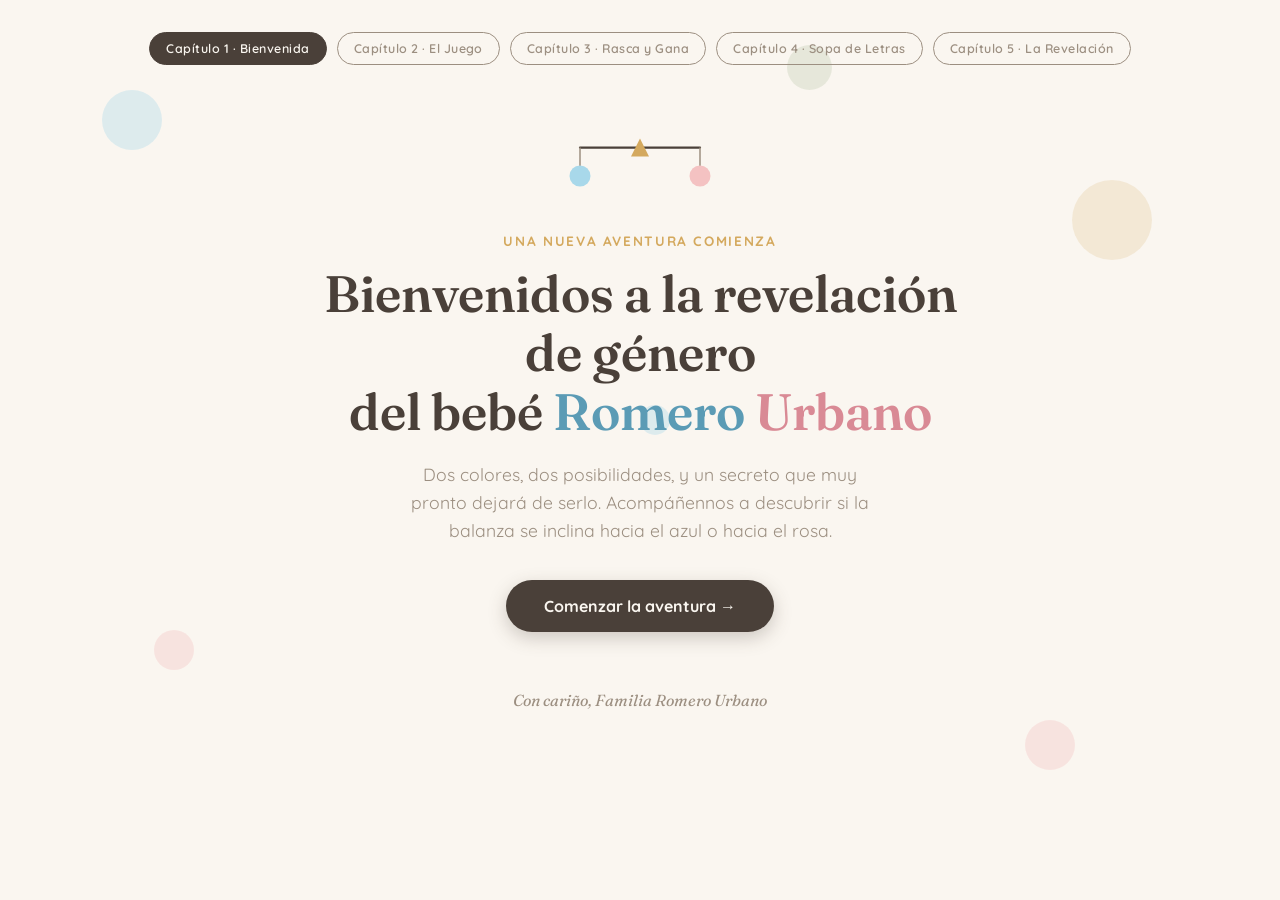
<file: index.html>
<!DOCTYPE html>
<html lang="es">
<head>
    <meta charset="UTF-8">
    <meta name="viewport" content="width=device-width, initial-scale=1.0">
    <title>Revelación de Género — Bebé Romero Urbano</title>
    <link rel="preconnect" href="https://fonts.googleapis.com">
    <link rel="preconnect" href="https://fonts.gstatic.com" crossorigin>
    <link href="https://fonts.googleapis.com/css2?family=Fraunces:ital,wght@0,500;0,600;1,500&family=Quicksand:wght@500;600;700&display=swap" rel="stylesheet">
    <link rel="stylesheet" href="CSS/style.css">
</head>
<body>

    <div class="ambient">
        <span></span><span></span><span></span><span></span><span></span><span></span>
    </div>

    <div class="page">

        <nav class="chapter-nav">
            <a class="chapter-pill active" href="index.html">Capítulo 1 · Bienvenida</a>
            <a class="chapter-pill" href="juego.html">Capítulo 2 · El Juego</a>
            <a class="chapter-pill" href="rasca.html">Capítulo 3 · Rasca y Gana</a>
            <a class="chapter-pill" href="sopa.html">Capítulo 4 · Sopa de Letras</a>
            <a class="chapter-pill" href="revelacion.html">Capítulo 5 · La Revelación</a>
        </nav>

        <div class="hero">
            <svg class="balance-emblem" viewBox="0 0 200 100" width="150" height="75">
                <line x1="20" y1="30" x2="180" y2="30" stroke="#4A4039" stroke-width="3" stroke-linecap="round"/>
                <polygon points="100,18 88,42 112,42" fill="#D4A95E"/>
                <line x1="20" y1="30" x2="20" y2="58" stroke="#9C8F81" stroke-width="2"/>
                <circle cx="20" cy="68" r="14" fill="#A8D8EA"/>
                <line x1="180" y1="30" x2="180" y2="58" stroke="#9C8F81" stroke-width="2"/>
                <circle cx="180" cy="68" r="14" fill="#F4C2C2"/>
            </svg>

            <p class="hero-eyebrow">Una nueva aventura comienza</p>

            <h1 id="title">Bienvenidos a la revelación de género<br>del bebé <span class="accent-blue">Romero</span> <span class="accent-pink">Urbano</span></h1>

            <p class="lede">Dos colores, dos posibilidades, y un secreto que muy pronto dejará de serlo. Acompáñennos a descubrir si la balanza se inclina hacia el azul o hacia el rosa.</p>

            <a class="btn btn-primary" href="juego.html">Comenzar la aventura →</a>

            <p class="family-name">Con cariño, Familia Romero Urbano</p>
        </div>

    </div>

</body>
</html>
</file>
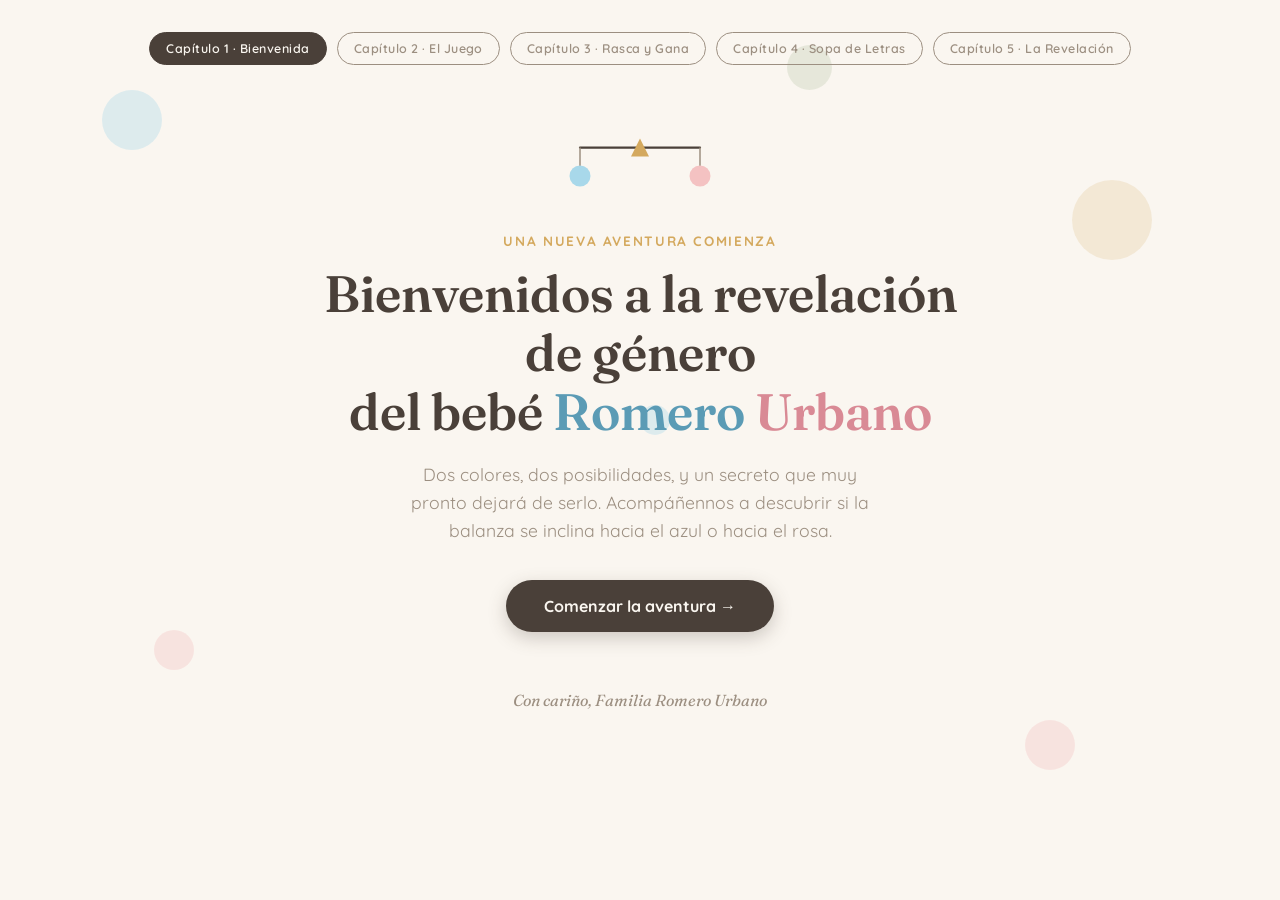
<file: HTML/index.html>
<!DOCTYPE html>
<html lang="es">
<head>
    <meta charset="UTF-8">
    <meta name="viewport" content="width=device-width, initial-scale=1.0">
    <title>Revelación de Género — Bebé Romero Urbano</title>
    <link rel="preconnect" href="https://fonts.googleapis.com">
    <link rel="preconnect" href="https://fonts.gstatic.com" crossorigin>
    <link href="https://fonts.googleapis.com/css2?family=Fraunces:ital,wght@0,500;0,600;1,500&family=Quicksand:wght@500;600;700&display=swap" rel="stylesheet">
    <link rel="stylesheet" href="../CSS/style.css">
</head>
<body>

    <div class="ambient">
        <span></span><span></span><span></span><span></span><span></span><span></span>
    </div>

    <div class="page">

        <nav class="chapter-nav">
            <a class="chapter-pill active" href="index.html">Capítulo 1 · Bienvenida</a>
            <a class="chapter-pill" href="juego.html">Capítulo 2 · El Juego</a>
            <a class="chapter-pill" href="rasca.html">Capítulo 3 · Rasca y Gana</a>
            <a class="chapter-pill" href="sopa.html">Capítulo 4 · Sopa de Letras</a>
            <a class="chapter-pill" href="revelacion.html">Capítulo 5 · La Revelación</a>
        </nav>

        <div class="hero">
            <svg class="balance-emblem" viewBox="0 0 200 100" width="150" height="75">
                <line x1="20" y1="30" x2="180" y2="30" stroke="#4A4039" stroke-width="3" stroke-linecap="round"/>
                <polygon points="100,18 88,42 112,42" fill="#D4A95E"/>
                <line x1="20" y1="30" x2="20" y2="58" stroke="#9C8F81" stroke-width="2"/>
                <circle cx="20" cy="68" r="14" fill="#A8D8EA"/>
                <line x1="180" y1="30" x2="180" y2="58" stroke="#9C8F81" stroke-width="2"/>
                <circle cx="180" cy="68" r="14" fill="#F4C2C2"/>
            </svg>

            <p class="hero-eyebrow">Una nueva aventura comienza</p>

            <h1 id="title">Bienvenidos a la revelación de género<br>del bebé <span class="accent-blue">Romero</span> <span class="accent-pink">Urbano</span></h1>

            <p class="lede">Dos colores, dos posibilidades, y un secreto que muy pronto dejará de serlo. Acompáñennos a descubrir si la balanza se inclina hacia el azul o hacia el rosa.</p>

            <a class="btn btn-primary" href="juego.html">Comenzar la aventura →</a>

            <p class="family-name">Con cariño, Familia Romero Urbano</p>
        </div>

    </div>

</body>
</html>
</file>
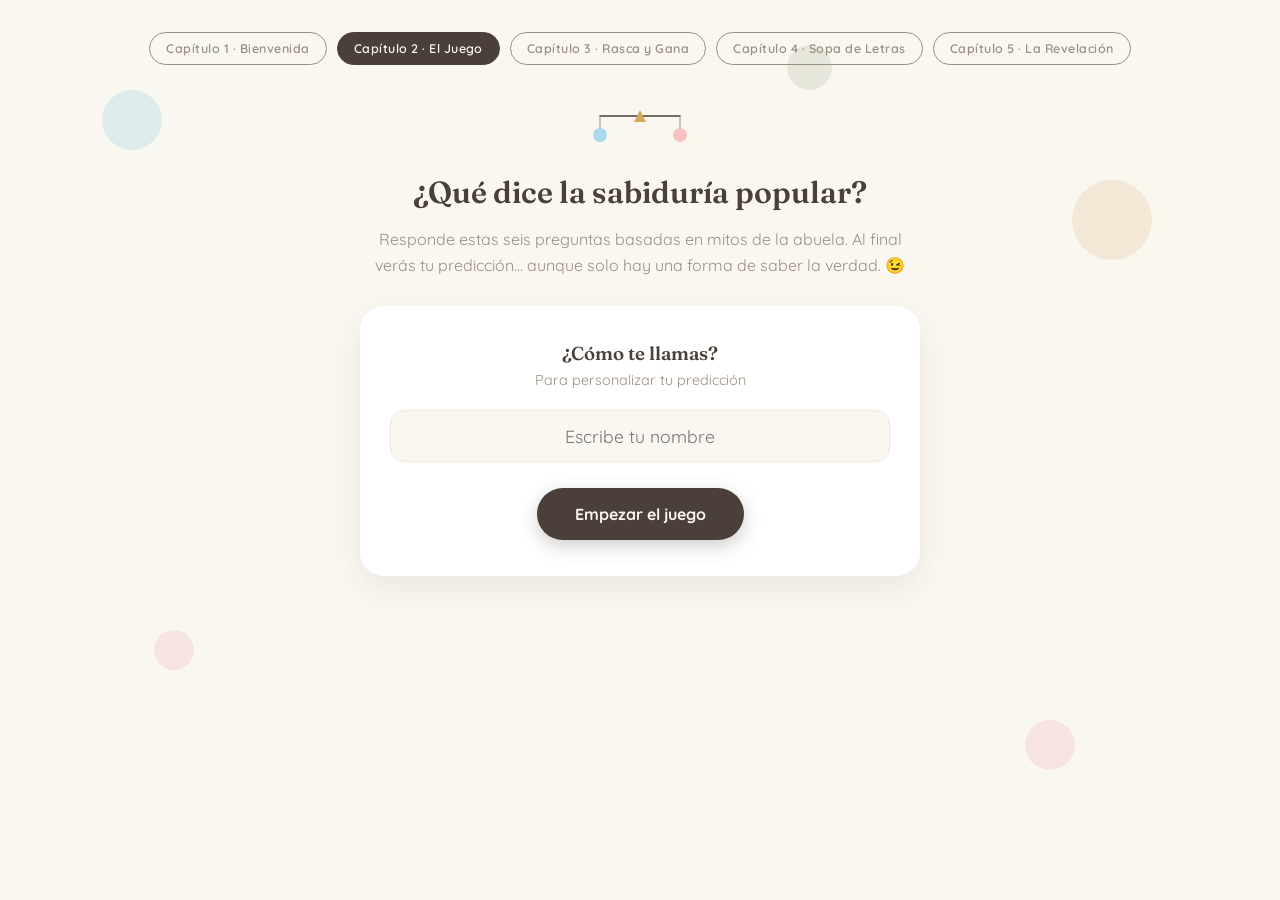
<file: juego.html>
<!DOCTYPE html>
<html lang="es">
<head>
    <meta charset="UTF-8">
    <meta name="viewport" content="width=device-width, initial-scale=1.0">
    <title>El Juego — Revelación Bebé Jiménez Urbano</title>
    <link rel="preconnect" href="https://fonts.googleapis.com">
    <link rel="preconnect" href="https://fonts.gstatic.com" crossorigin>
    <link href="https://fonts.googleapis.com/css2?family=Fraunces:ital,wght@0,500;0,600;1,500&family=Quicksand:wght@500;600;700&display=swap" rel="stylesheet">
    <link rel="stylesheet" href="CSS/style.css">
</head>
<body>

    <div class="ambient">
        <span></span><span></span><span></span><span></span><span></span><span></span>
    </div>

    <div class="page">

        <nav class="chapter-nav">
            <a class="chapter-pill" href="index.html">Capítulo 1 · Bienvenida</a>
            <a class="chapter-pill active" href="juego.html">Capítulo 2 · El Juego</a>
            <a class="chapter-pill" href="rasca.html">Capítulo 3 · Rasca y Gana</a>
            <a class="chapter-pill" href="sopa.html">Capítulo 4 · Sopa de Letras</a>
            <a class="chapter-pill" href="revelacion.html">Capítulo 5 · La Revelación</a>
        </nav>

        <div class="game-wrap">

            <svg class="balance-emblem" id="balanceEmblem" viewBox="0 0 200 100" width="100" height="50" style="margin-bottom: 18px;">
                <line id="beam" x1="20" y1="30" x2="180" y2="30" stroke="#4A4039" stroke-width="3" stroke-linecap="round"/>
                <polygon points="100,18 88,42 112,42" fill="#D4A95E"/>
                <line x1="20" y1="30" x2="20" y2="58" stroke="#9C8F81" stroke-width="2"/>
                <circle cx="20" cy="68" r="14" fill="#A8D8EA"/>
                <line x1="180" y1="30" x2="180" y2="58" stroke="#9C8F81" stroke-width="2"/>
                <circle cx="180" cy="68" r="14" fill="#F4C2C2"/>
            </svg>

            <h2>¿Qué dice la sabiduría popular?</h2>
            <p class="game-intro">Responde estas seis preguntas basadas en mitos de la abuela. Al final verás tu predicción... aunque solo hay una forma de saber la verdad. 😉</p>

            <!-- Pantalla de nombre -->
            <div class="name-card" id="nameScreen">
                <h3 style="margin-bottom: 4px;">¿Cómo te llamas?</h3>
                <p style="color: var(--ink-soft); font-size: 0.9rem; margin: 4px 0 0;">Para personalizar tu predicción</p>
                <input type="text" id="guestName" placeholder="Escribe tu nombre" maxlength="30">
                <br>
                <button class="btn btn-primary" id="startBtn">Empezar el juego</button>
            </div>

            <!-- Pantalla de preguntas -->
            <div id="quizScreen" class="hidden">
                <div class="progress-track"><div class="progress-fill" id="progressFill"></div></div>
                <p class="progress-label" id="progressLabel">Pregunta 1 de 6</p>

                <div class="question-card">
                    <h3 id="questionText"></h3>
                    <div class="answer-row">
                        <button class="btn btn-nino" id="ninoBtn">💙 Opción A</button>
                        <button class="btn btn-nina" id="ninaBtn">💗 Opción B</button>
                    </div>
                </div>
            </div>

            <!-- Pantalla de resultados -->
            <div id="resultScreen" class="hidden">
                <div class="result-card">
                    <h2 id="resultTitle">¡Estos son tus resultados!</h2>
                    <p class="result-sub" id="resultSub">Según la sabiduría popular...</p>

                    <div class="bar-row">
                        <span class="bar-label">💙 Niño</span>
                        <div class="bar-track"><div class="bar-fill nino" id="ninoBar"></div></div>
                        <span class="bar-pct" id="ninoPct">0%</span>
                    </div>
                    <div class="bar-row">
                        <span class="bar-label">💗 Niña</span>
                        <div class="bar-track"><div class="bar-fill nina" id="ninaBar"></div></div>
                        <span class="bar-pct" id="ninaPct">0%</span>
                    </div>

                    <a class="btn btn-primary" href="rasca.html">Sigue jugando →</a>
                </div>
            </div>

        </div>

    </div>

    <script src="JAVASCRIPT/juego.js"></script>
</body>
</html>
</file>
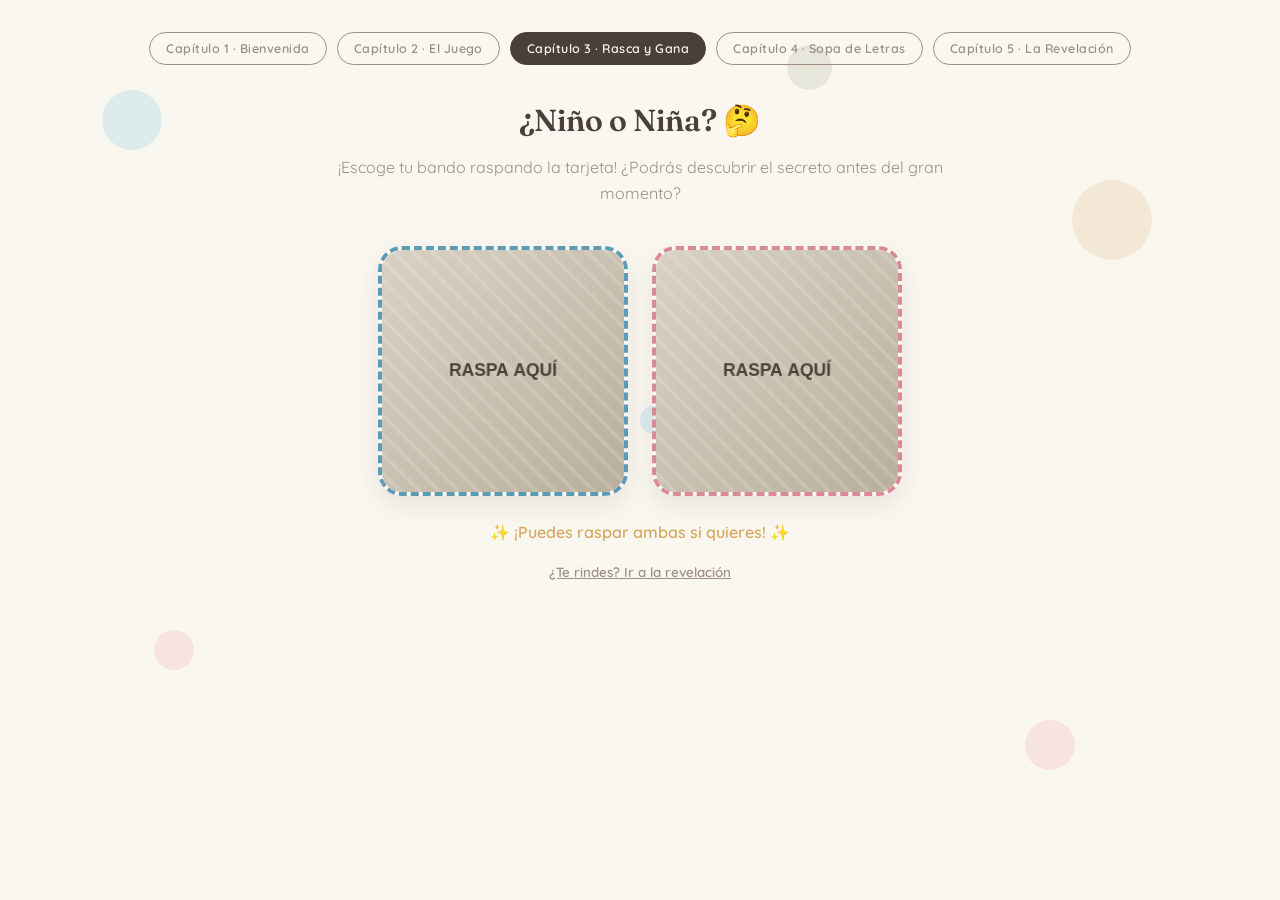
<file: rasca.html>
<!DOCTYPE html>
<html lang="es">
<head>
    <meta charset="UTF-8">
    <meta name="viewport" content="width=device-width, initial-scale=1.0">
    <title>Rasca y Gana — Bebé Romero Urbano</title>
    <link rel="preconnect" href="https://fonts.googleapis.com">
    <link rel="preconnect" href="https://fonts.gstatic.com" crossorigin>
    <link href="https://fonts.googleapis.com/css2?family=Fraunces:ital,wght@0,500;0,600;1,500&family=Quicksand:wght@500;600;700&display=swap" rel="stylesheet">
    <link rel="stylesheet" href="CSS/style.css">
</head>
<body>

    <div class="ambient">
        <span></span><span></span><span></span><span></span><span></span><span></span>
    </div>

    <div class="page">

        <nav class="chapter-nav">
            <a class="chapter-pill" href="index.html">Capítulo 1 · Bienvenida</a>
            <a class="chapter-pill" href="juego.html">Capítulo 2 · El Juego</a>
            <a class="chapter-pill active" href="rasca.html">Capítulo 3 · Rasca y Gana</a>
            <a class="chapter-pill" href="sopa.html">Capítulo 4 · Sopa de Letras</a>
            <a class="chapter-pill" href="revelacion.html">Capítulo 5 · La Revelación</a>
        </nav>
        
        <!-- El botón de éxito al final del rasca ahora te manda directo al Cap 4 -->
        <div id="scratchCta" class="scratch-cta hidden">
            <a class="btn btn-primary" href="sopa.html">¡Ir al Capítulo 4: Sopa de Letras! 🔍</a>
        </div>

        <div class="reveal-wrap" style="max-width: 650px;">

            <h2>¿Niño o Niña? 🤔</h2>
            <p class="reveal-intro">¡Escoge tu bando raspando la tarjeta! ¿Podrás descubrir el secreto antes del gran momento?</p>

            <div class="scratch-container">
                
                <!-- Opción Niño (Azul) -->
                <div class="scratch-wrap scratch-nino">
                    <div class="scratch-reveal">
                        <div class="scratch-reveal-inner" id="textNino">
                            <!-- Se inyecta dinámicamente -->
                        </div>
                    </div>
                    <canvas id="canvasNino" width="250" height="250"></canvas>
                </div>

                <!-- Opción Niña (Rosa) -->
                <div class="scratch-wrap scratch-nina">
                    <div class="scratch-reveal">
                        <div class="scratch-reveal-inner" id="textNina">
                            <!-- Se inyecta dinámicamente -->
                        </div>
                    </div>
                    <canvas id="canvasNina" width="250" height="250"></canvas>
                </div>

            </div>

            <p class="scratch-hint" id="scratchHint">✨ ¡Puedes raspar ambas si quieres! ✨</p>
            <button class="scratch-skip" id="skipBtn">¿Te rindes? Ir a la revelación</button>

            <div id="scratchCta" class="scratch-cta hidden">
                <a class="btn btn-primary" href="sopa.html">¡Ir al Capítulo 4: Sopa de Letras! 🔍</a>
            </div>

        </div>

    </div>

    <script src="JAVASCRIPT/confetti.js"></script>
    <script src="JAVASCRIPT/rasca.js"></script>
</body>
</html>
</file>
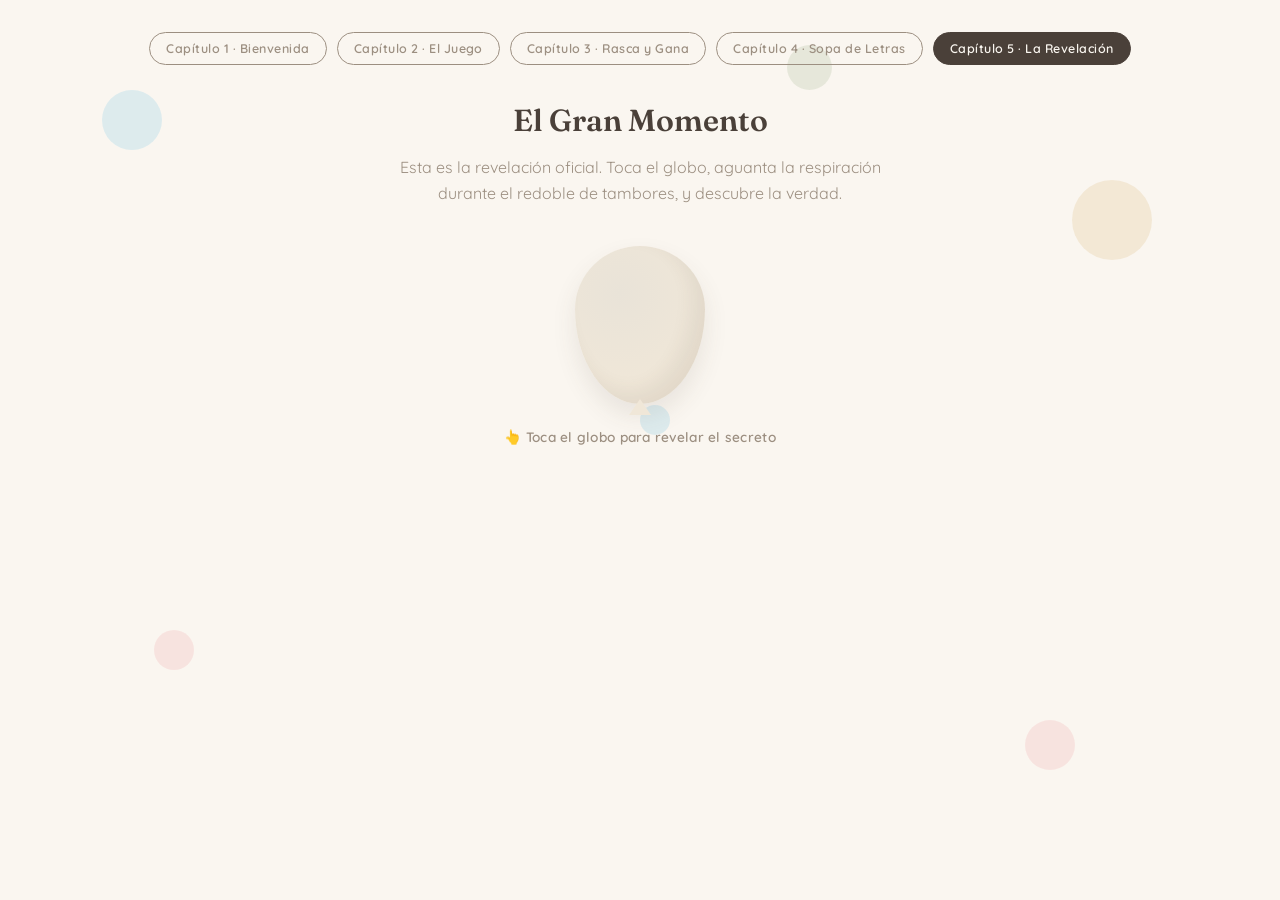
<file: revelacion.html>
<!DOCTYPE html>
<html lang="es">
<head>
    <meta charset="UTF-8">
    <meta name="viewport" content="width=device-width, initial-scale=1.0">
    <title>La Revelación — Bebé Jiménez Urbano</title>
    <link rel="preconnect" href="https://fonts.googleapis.com">
    <link rel="preconnect" href="https://fonts.gstatic.com" crossorigin>
    <link href="https://fonts.googleapis.com/css2?family=Fraunces:ital,wght@0,500;0,600;1,500&family=Quicksand:wght@500;600;700&display=swap" rel="stylesheet">
    <link rel="stylesheet" href="CSS/style.css">
</head>
<body>

    <div class="ambient">
        <span></span><span></span><span></span><span></span><span></span><span></span>
    </div>

    <div class="page">

        <nav class="chapter-nav">
            <a class="chapter-pill" href="index.html">Capítulo 1 · Bienvenida</a>
            <a class="chapter-pill" href="juego.html">Capítulo 2 · El Juego</a>
            <a class="chapter-pill" href="rasca.html">Capítulo 3 · Rasca y Gana</a>
            <a class="chapter-pill" href="sopa.html">Capítulo 4 · Sopa de Letras</a>
            <a class="chapter-pill active" href="revelacion.html">Capítulo 5 · La Revelación</a>
        </nav>

        <div class="reveal-wrap">

            <div id="introBlock">
                <h2 id="title">El Gran Momento</h2>
                <p class="reveal-intro">Esta es la revelación oficial. Toca el globo, aguanta la respiración durante el redoble de tambores, y descubre la verdad.</p>
            </div>

            <div class="game-area">
                <div id="balloon" class="balloon"></div>
                <p class="balloon-hint" id="balloonHint">👆 Toca el globo para revelar el secreto</p>
            </div>

            <div id="message" class="hidden">
                <h2>¡Es un Niño! 💙</h2>
                <p class="reveal-caption">El bebé es hombre</p>

                <div class="photo-frame">
                    <img id="fotoBebe" src="IMAGENES/a.jpeg" alt="Foto del bebé" ...>
                    <div class="photo-placeholder" id="fotoPlaceholder">
                        <svg viewBox="0 0 24 24" fill="none" stroke="currentColor" stroke-width="1.5"><rect x="3" y="5" width="18" height="14" rx="2"/><circle cx="9" cy="11" r="2"/><path d="M21 16l-4.5-4.5a2 2 0 0 0-2.8 0L7 18"/></svg>
                        <span>Aquí aparecerá la foto del bebé — guárdala como foto-bebe.jpg en la carpeta IMAGENES</span>
                    </div>
                </div>

                <p class="family-name">Con todo nuestro amor, Familia Jiménez Urbano</p>
            </div>

        </div>

    </div>

    <script src="JAVASCRIPT/confetti.js"></script>
    <script src="JAVASCRIPT/revelacion.js"></script>
</body>
</html>
</file>
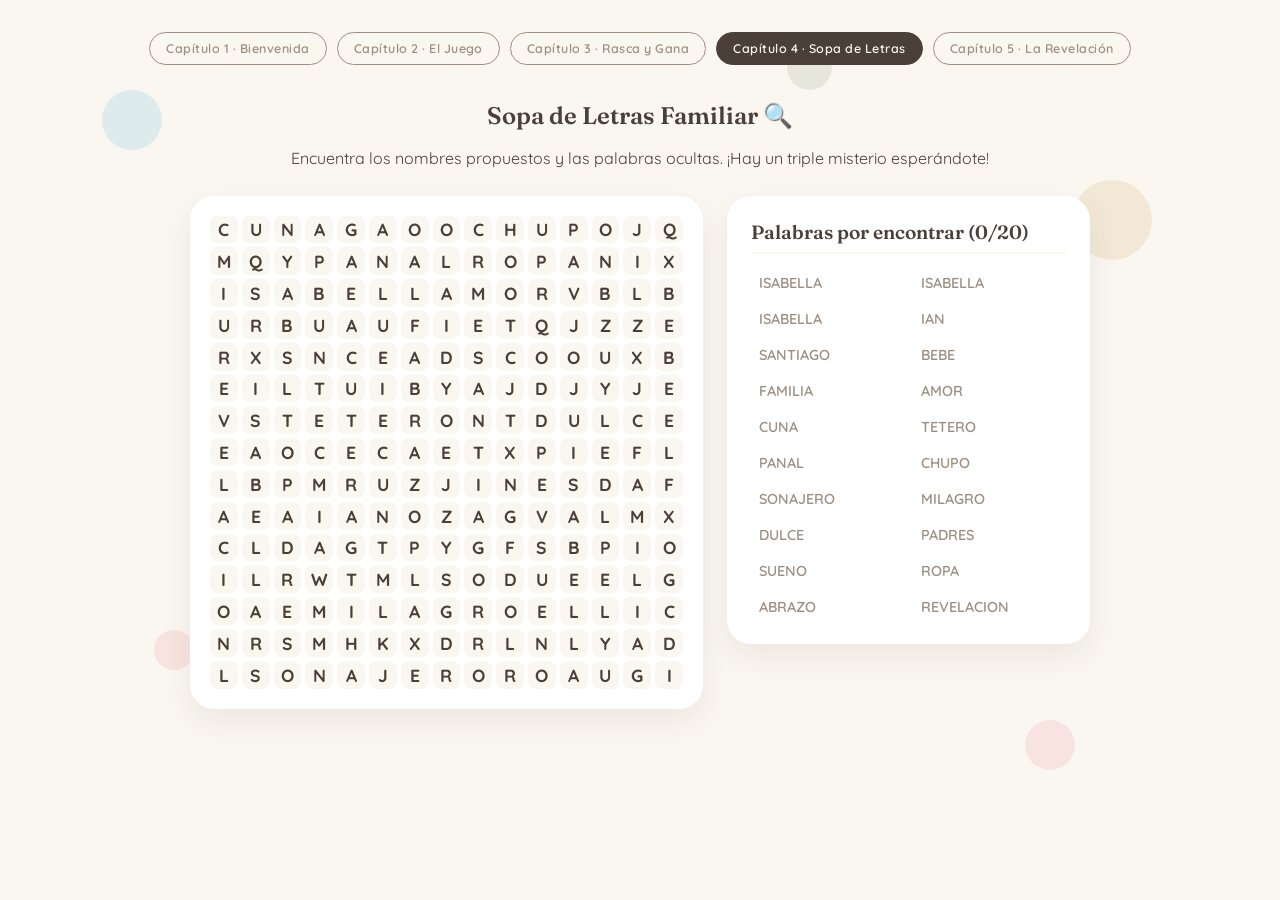
<file: sopa.html>
<!DOCTYPE html>
<html lang="es">
<head>
    <meta charset="UTF-8">
    <meta name="viewport" content="width=device-width, initial-scale=1.0">
    <title>Sopa de Letras — Bebé Romero Urbano</title>
    <link rel="preconnect" href="https://fonts.googleapis.com">
    <link rel="preconnect" href="https://fonts.gstatic.com" crossorigin>
    <link href="https://fonts.googleapis.com/css2?family=Fraunces:ital,wght@0,500;0,600;1,500&family=Quicksand:wght@500;600;700&display=swap" rel="stylesheet">
    <link rel="stylesheet" href="CSS/style.css">
</head>
<body>

    <div class="ambient">
        <span></span><span></span><span></span><span></span><span></span><span></span>
    </div>

    <div class="page">

        <nav class="chapter-nav">
            <a class="chapter-pill" href="index.html">Capítulo 1 · Bienvenida</a>
            <a class="chapter-pill" href="juego.html">Capítulo 2 · El Juego</a>
            <a class="chapter-pill" href="rasca.html">Capítulo 3 · Rasca y Gana</a>
            <a class="chapter-pill active" href="sopa.html">Capítulo 4 · Sopa de Letras</a>
            <a class="chapter-pill" href="revelacion.html">Capítulo 5 · La Revelación</a>
        </nav>

        <div class="wordsearch-layout">
            <div class="wordsearch-header">
                <h2>Sopa de Letras Familiar 🔍</h2>
                <p class="wordsearch-intro">Encuentra los nombres propuestos y las palabras ocultas. ¡Hay un triple misterio esperándote!</p>
            </div>

            <div class="wordsearch-container">
                <div class="grid-card">
                    <div id="wordsearchGrid" class="wordsearch-grid"></div>
                </div>

                <div class="words-card">
                    <h3>Palabras por encontrar (<span id="wordsCount">0</span>/20)</h3>
                    <ul id="wordsList" class="words-list"></ul>
                </div>
            </div>

        <div id="sopaCta" class="scratch-cta hidden">
            <a class="btn btn-primary" href="revelacion.html">¡Ir al Capítulo 5: El Gran Momento Final! 🎈</a>
        </div>
        </div>

    </div>

    <script src="JAVASCRIPT/sopa.js"></script>
</body>
</html>
</file>
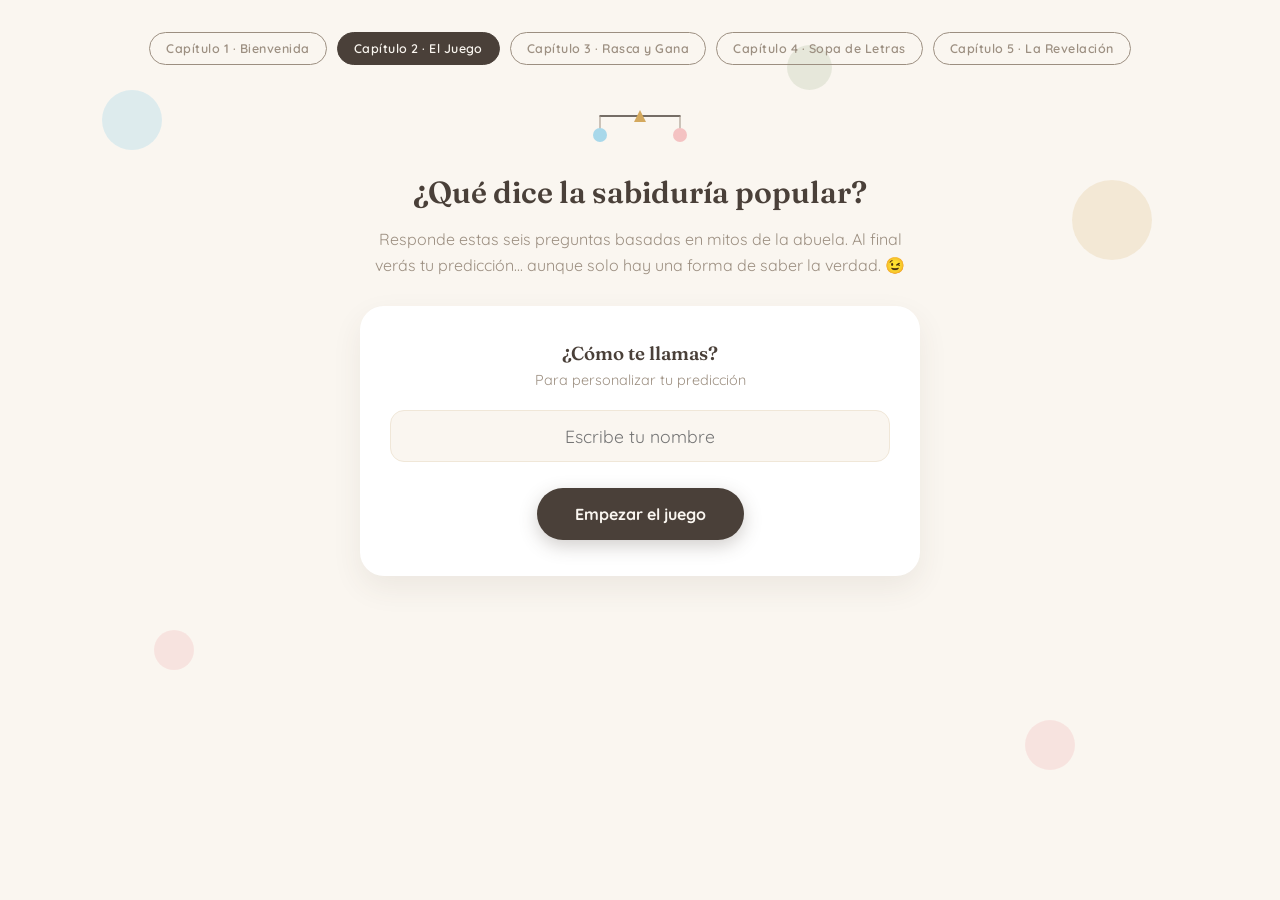
<file: HTML/juego.html>
<!DOCTYPE html>
<html lang="es">
<head>
    <meta charset="UTF-8">
    <meta name="viewport" content="width=device-width, initial-scale=1.0">
    <title>El Juego — Revelación Bebé Jiménez Urbano</title>
    <link rel="preconnect" href="https://fonts.googleapis.com">
    <link rel="preconnect" href="https://fonts.gstatic.com" crossorigin>
    <link href="https://fonts.googleapis.com/css2?family=Fraunces:ital,wght@0,500;0,600;1,500&family=Quicksand:wght@500;600;700&display=swap" rel="stylesheet">
    <link rel="stylesheet" href="../CSS/style.css">
</head>
<body>

    <div class="ambient">
        <span></span><span></span><span></span><span></span><span></span><span></span>
    </div>

    <div class="page">

        <nav class="chapter-nav">
            <a class="chapter-pill" href="index.html">Capítulo 1 · Bienvenida</a>
            <a class="chapter-pill active" href="juego.html">Capítulo 2 · El Juego</a>
            <a class="chapter-pill" href="rasca.html">Capítulo 3 · Rasca y Gana</a>
            <a class="chapter-pill" href="sopa.html">Capítulo 4 · Sopa de Letras</a>
            <a class="chapter-pill" href="revelacion.html">Capítulo 5 · La Revelación</a>
        </nav>

        <div class="game-wrap">

            <svg class="balance-emblem" id="balanceEmblem" viewBox="0 0 200 100" width="100" height="50" style="margin-bottom: 18px;">
                <line id="beam" x1="20" y1="30" x2="180" y2="30" stroke="#4A4039" stroke-width="3" stroke-linecap="round"/>
                <polygon points="100,18 88,42 112,42" fill="#D4A95E"/>
                <line x1="20" y1="30" x2="20" y2="58" stroke="#9C8F81" stroke-width="2"/>
                <circle cx="20" cy="68" r="14" fill="#A8D8EA"/>
                <line x1="180" y1="30" x2="180" y2="58" stroke="#9C8F81" stroke-width="2"/>
                <circle cx="180" cy="68" r="14" fill="#F4C2C2"/>
            </svg>

            <h2>¿Qué dice la sabiduría popular?</h2>
            <p class="game-intro">Responde estas seis preguntas basadas en mitos de la abuela. Al final verás tu predicción... aunque solo hay una forma de saber la verdad. 😉</p>

            <!-- Pantalla de nombre -->
            <div class="name-card" id="nameScreen">
                <h3 style="margin-bottom: 4px;">¿Cómo te llamas?</h3>
                <p style="color: var(--ink-soft); font-size: 0.9rem; margin: 4px 0 0;">Para personalizar tu predicción</p>
                <input type="text" id="guestName" placeholder="Escribe tu nombre" maxlength="30">
                <br>
                <button class="btn btn-primary" id="startBtn">Empezar el juego</button>
            </div>

            <!-- Pantalla de preguntas -->
            <div id="quizScreen" class="hidden">
                <div class="progress-track"><div class="progress-fill" id="progressFill"></div></div>
                <p class="progress-label" id="progressLabel">Pregunta 1 de 6</p>

                <div class="question-card">
                    <h3 id="questionText"></h3>
                    <div class="answer-row">
                        <button class="btn btn-nino" id="ninoBtn">💙 Opción A</button>
                        <button class="btn btn-nina" id="ninaBtn">💗 Opción B</button>
                    </div>
                </div>
            </div>

            <!-- Pantalla de resultados -->
            <div id="resultScreen" class="hidden">
                <div class="result-card">
                    <h2 id="resultTitle">¡Estos son tus resultados!</h2>
                    <p class="result-sub" id="resultSub">Según la sabiduría popular...</p>

                    <div class="bar-row">
                        <span class="bar-label">💙 Niño</span>
                        <div class="bar-track"><div class="bar-fill nino" id="ninoBar"></div></div>
                        <span class="bar-pct" id="ninoPct">0%</span>
                    </div>
                    <div class="bar-row">
                        <span class="bar-label">💗 Niña</span>
                        <div class="bar-track"><div class="bar-fill nina" id="ninaBar"></div></div>
                        <span class="bar-pct" id="ninaPct">0%</span>
                    </div>

                    <a class="btn btn-primary" href="rasca.html">Sigue jugando →</a>
                </div>
            </div>

        </div>

    </div>

    <script src="../JAVASCRIPT/juego.js"></script>
</body>
</html>
</file>
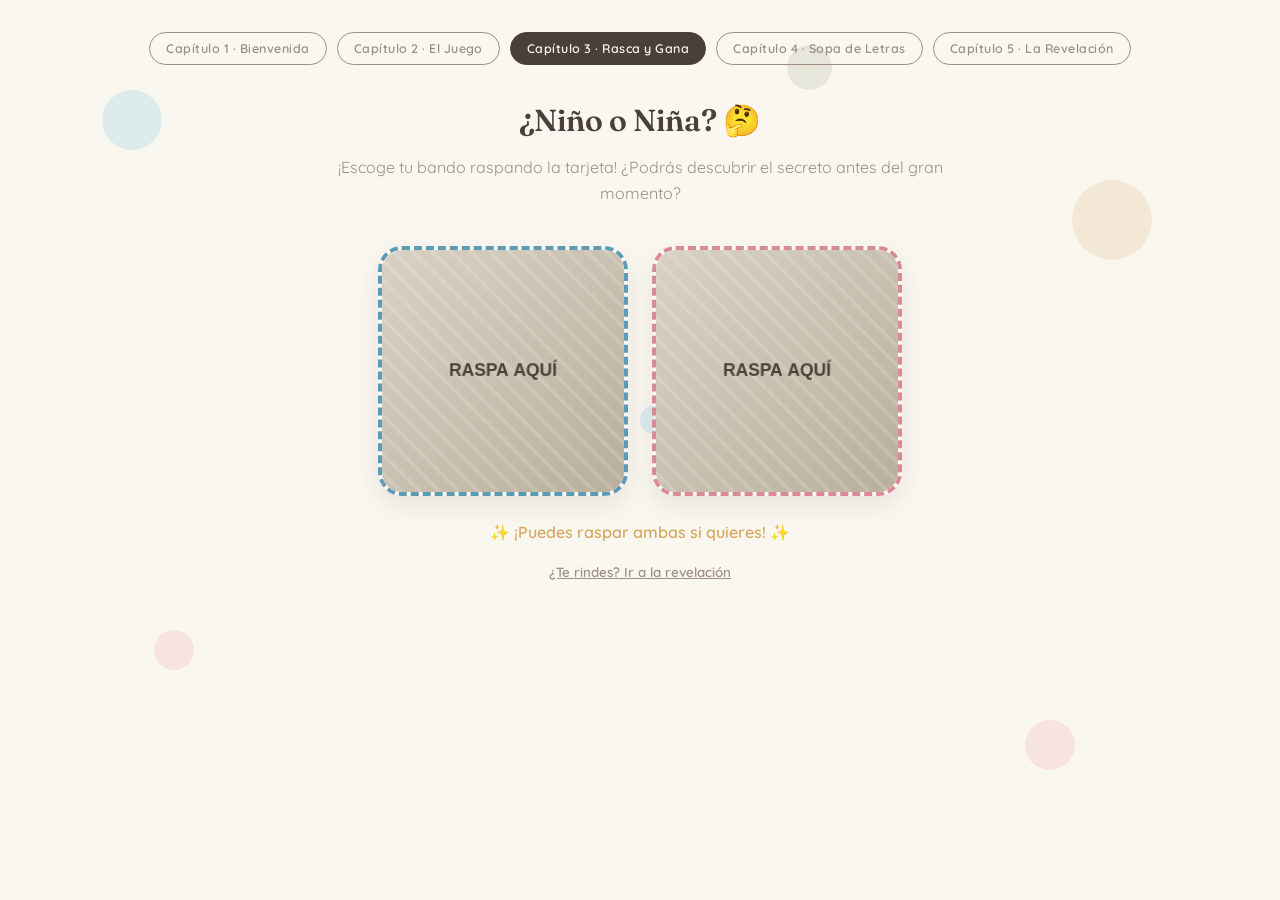
<file: HTML/rasca.html>
<!DOCTYPE html>
<html lang="es">
<head>
    <meta charset="UTF-8">
    <meta name="viewport" content="width=device-width, initial-scale=1.0">
    <title>Rasca y Gana — Bebé Romero Urbano</title>
    <link rel="preconnect" href="https://fonts.googleapis.com">
    <link rel="preconnect" href="https://fonts.gstatic.com" crossorigin>
    <link href="https://fonts.googleapis.com/css2?family=Fraunces:ital,wght@0,500;0,600;1,500&family=Quicksand:wght@500;600;700&display=swap" rel="stylesheet">
    <link rel="stylesheet" href="../CSS/style.css">
</head>
<body>

    <div class="ambient">
        <span></span><span></span><span></span><span></span><span></span><span></span>
    </div>

    <div class="page">

        <nav class="chapter-nav">
            <a class="chapter-pill" href="index.html">Capítulo 1 · Bienvenida</a>
            <a class="chapter-pill" href="juego.html">Capítulo 2 · El Juego</a>
            <a class="chapter-pill active" href="rasca.html">Capítulo 3 · Rasca y Gana</a>
            <a class="chapter-pill" href="sopa.html">Capítulo 4 · Sopa de Letras</a>
            <a class="chapter-pill" href="revelacion.html">Capítulo 5 · La Revelación</a>
        </nav>
        
        <!-- El botón de éxito al final del rasca ahora te manda directo al Cap 4 -->
        <div id="scratchCta" class="scratch-cta hidden">
            <a class="btn btn-primary" href="sopa.html">¡Ir al Capítulo 4: Sopa de Letras! 🔍</a>
        </div>

        <div class="reveal-wrap" style="max-width: 650px;">

            <h2>¿Niño o Niña? 🤔</h2>
            <p class="reveal-intro">¡Escoge tu bando raspando la tarjeta! ¿Podrás descubrir el secreto antes del gran momento?</p>

            <div class="scratch-container">
                
                <!-- Opción Niño (Azul) -->
                <div class="scratch-wrap scratch-nino">
                    <div class="scratch-reveal">
                        <div class="scratch-reveal-inner" id="textNino">
                            <!-- Se inyecta dinámicamente -->
                        </div>
                    </div>
                    <canvas id="canvasNino" width="250" height="250"></canvas>
                </div>

                <!-- Opción Niña (Rosa) -->
                <div class="scratch-wrap scratch-nina">
                    <div class="scratch-reveal">
                        <div class="scratch-reveal-inner" id="textNina">
                            <!-- Se inyecta dinámicamente -->
                        </div>
                    </div>
                    <canvas id="canvasNina" width="250" height="250"></canvas>
                </div>

            </div>

            <p class="scratch-hint" id="scratchHint">✨ ¡Puedes raspar ambas si quieres! ✨</p>
            <button class="scratch-skip" id="skipBtn">¿Te rindes? Ir a la revelación</button>

            <div id="scratchCta" class="scratch-cta hidden">
                <a class="btn btn-primary" href="revelacion.html">Ir a la revelación oficial →</a>
            </div>

        </div>

    </div>

    <script src="../JAVASCRIPT/confetti.js"></script>
    <script src="../JAVASCRIPT/rasca.js"></script>
</body>
</html>
</file>
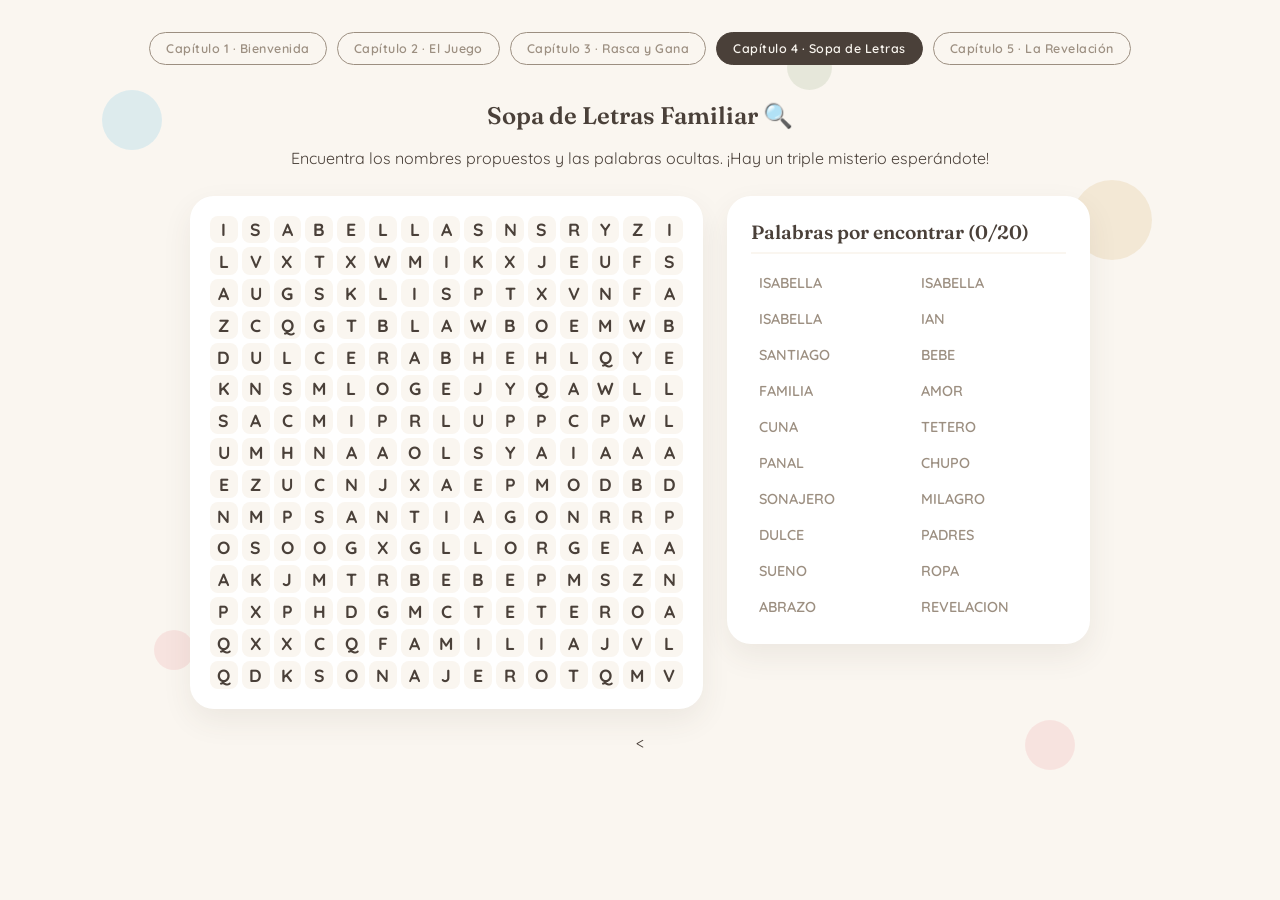
<file: HTML/sopa.html>
<!DOCTYPE html>
<html lang="es">
<head>
    <meta charset="UTF-8">
    <meta name="viewport" content="width=device-width, initial-scale=1.0">
    <title>Sopa de Letras — Bebé Romero Urbano</title>
    <link rel="preconnect" href="https://fonts.googleapis.com">
    <link rel="preconnect" href="https://fonts.gstatic.com" crossorigin>
    <link href="https://fonts.googleapis.com/css2?family=Fraunces:ital,wght@0,500;0,600;1,500&family=Quicksand:wght@500;600;700&display=swap" rel="stylesheet">
    <link rel="stylesheet" href="../CSS/style.css">
</head>
<body>

    <div class="ambient">
        <span></span><span></span><span></span><span></span><span></span><span></span>
    </div>

    <div class="page">

        <nav class="chapter-nav">
            <a class="chapter-pill" href="index.html">Capítulo 1 · Bienvenida</a>
            <a class="chapter-pill" href="juego.html">Capítulo 2 · El Juego</a>
            <a class="chapter-pill" href="rasca.html">Capítulo 3 · Rasca y Gana</a>
            <a class="chapter-pill active" href="sopa.html">Capítulo 4 · Sopa de Letras</a>
            <a class="chapter-pill" href="revelacion.html">Capítulo 5 · La Revelación</a>
        </nav>

        <div class="wordsearch-layout">
            <div class="wordsearch-header">
                <h2>Sopa de Letras Familiar 🔍</h2>
                <p class="wordsearch-intro">Encuentra los nombres propuestos y las palabras ocultas. ¡Hay un triple misterio esperándote!</p>
            </div>

            <div class="wordsearch-container">
                <div class="grid-card">
                    <div id="wordsearchGrid" class="wordsearch-grid"></div>
                </div>

                <div class="words-card">
                    <h3>Palabras por encontrar (<span id="wordsCount">0</span>/20)</h3>
                    <ul id="wordsList" class="words-list"></ul>
                </div>
            </div>

            <<!-- Modifica este botón al final de tu sopa.html para que apunte al Cap 5 -->
            <div id="sopaCta" class="scratch-cta hidden">
                <a class="btn btn-primary" href="revelacion.html">¡Ir al Capítulo 5: El Gran Momento Final! 🎈</a>
            </div>
        </div>

    </div>

    <script src="../JAVASCRIPT/sopa.js"></script>
</body>
</html>
</file>
<file: CSS/style.css>
/* ============================================
   Revelación de Género — Bebé Romero Urbano
   ============================================ */

:root {
    --cream: #FAF6F0;
    --cream-deep: #F0E7D8;
    --ink: #4A4039;
    --ink-soft: #9C8F81;
    --dusty-blue: #A8D8EA;
    --dusty-blue-deep: #5B9BB5;
    --dusty-pink: #F4C2C2;
    --dusty-pink-deep: #D98A95;
    --gold: #D4A95E;
    --sage: #9CAF88;
    --white: #FFFFFF;

    --font-display: 'Fraunces', serif;
    --font-body: 'Quicksand', sans-serif;
}

* { box-sizing: border-box; }

body {
    margin: 0;
    padding: 0;
    min-height: 100vh;
    background: var(--cream);
    font-family: var(--font-body);
    color: var(--ink);
    overflow-x: hidden;
    position: relative;
}

h1, h2, h3 {
    font-family: var(--font-display);
    font-weight: 600;
    margin: 0;
}

p { line-height: 1.6; }

a { color: inherit; }

.page {
    min-height: 100vh;
    display: flex;
    flex-direction: column;
    align-items: center;
    padding: 32px 20px 60px;
    position: relative;
    z-index: 2;
}

/* ---------- Ambient floating shapes ---------- */
.ambient {
    position: fixed;
    inset: 0;
    z-index: 0;
    pointer-events: none;
    overflow: hidden;
}

.ambient span {
    position: absolute;
    border-radius: 50%;
    opacity: 0.35;
    animation: drift 18s ease-in-out infinite;
    will-change: transform;
}

.ambient span:nth-child(1) { width: 60px; height: 60px; background: var(--dusty-blue); top: 10%; left: 8%; animation-duration: 16s; }
.ambient span:nth-child(2) { width: 40px; height: 40px; background: var(--dusty-pink); top: 70%; left: 12%; animation-duration: 20s; animation-delay: -4s; }
.ambient span:nth-child(3) { width: 80px; height: 80px; background: var(--gold); opacity: 0.18; top: 20%; right: 10%; animation-duration: 22s; animation-delay: -8s; }
.ambient span:nth-child(4) { width: 50px; height: 50px; background: var(--dusty-pink); top: 80%; right: 16%; animation-duration: 19s; animation-delay: -2s; }
.ambient span:nth-child(5) { width: 30px; height: 30px; background: var(--dusty-blue); top: 45%; left: 50%; animation-duration: 15s; animation-delay: -6s; }
.ambient span:nth-child(6) { width: 45px; height: 45px; background: var(--sage); opacity: 0.2; top: 5%; right: 35%; animation-duration: 21s; animation-delay: -10s; }

@keyframes drift {
    0%, 100% { transform: translateY(0) translateX(0); }
    50% { transform: translateY(-30px) translateX(15px); }
}

/* ---------- Chapter nav ---------- */
.chapter-nav {
    display: flex;
    gap: 10px;
    margin-bottom: 36px;
    flex-wrap: wrap;
    justify-content: center;
}

.chapter-pill {
    font-family: var(--font-body);
    font-weight: 600;
    font-size: 0.78rem;
    letter-spacing: 0.04em;
    text-decoration: none;
    padding: 8px 16px;
    border-radius: 999px;
    border: 1.5px solid var(--ink-soft);
    color: var(--ink-soft);
    background: transparent;
    transition: all 0.2s ease;
}

.chapter-pill:hover { border-color: var(--ink); color: var(--ink); }

.chapter-pill.active {
    background: var(--ink);
    border-color: var(--ink);
    color: var(--cream);
}

/* ---------- Balance emblem ---------- */
.balance-emblem {
    transform-origin: 100px 30px;
    animation: sway 4.5s ease-in-out infinite;
    will-change: transform;
}

.balance-emblem.still { animation: none; transition: transform 0.4s cubic-bezier(0.25, 1, 0.5, 1); }

@keyframes sway {
    0%, 100% { transform: rotate(-3deg); }
    50% { transform: rotate(3deg); }
}

/* ---------- Buttons ---------- */
.btn {
    font-family: var(--font-body);
    font-weight: 700;
    font-size: 1rem;
    border: none;
    border-radius: 999px;
    padding: 16px 38px;
    cursor: pointer;
    transition: transform 0.15s ease, box-shadow 0.15s ease;
    text-decoration: none;
    display: inline-block;
}

.btn:hover { transform: translateY(-2px) scale(1.02); }
.btn:active { transform: translateY(0) scale(0.98); }

.btn-primary {
    background: var(--ink);
    color: var(--cream);
    box-shadow: 0 6px 18px rgba(74, 64, 57, 0.25);
}

.btn-nino {
    background: var(--dusty-blue);
    color: #2C5468;
    box-shadow: 0 6px 16px rgba(91, 155, 181, 0.3);
}

.btn-nina {
    background: var(--dusty-pink);
    color: #7A3640;
    box-shadow: 0 6px 16px rgba(217, 138, 149, 0.3);
}

/* ============================================
   PÁGINA 1 — Bienvenida
   ============================================ */

.hero {
    max-width: 640px;
    text-align: center;
    margin-top: 24px;
}

.hero .balance-emblem { margin-bottom: 12px; }

.hero-eyebrow {
    font-size: 0.85rem;
    letter-spacing: 0.12em;
    text-transform: uppercase;
    color: var(--gold);
    font-weight: 700;
    margin-bottom: 14px;
}

.hero h1 {
    font-size: clamp(2.1rem, 5vw, 3.2rem);
    line-height: 1.15;
    margin-bottom: 18px;
}

.hero h1 .accent-blue { color: var(--dusty-blue-deep); }
.hero h1 .accent-pink { color: var(--dusty-pink-deep); }

.hero p.lede {
    font-size: 1.1rem;
    color: var(--ink-soft);
    max-width: 480px;
    margin: 0 auto 36px;
}

.family-name {
    margin-top: 56px;
    font-family: var(--font-display);
    font-style: italic;
    color: var(--ink-soft);
    font-size: 1rem;
}

/* ============================================
   PÁGINA 2 — Juego
   ============================================ */

.game-wrap {
    max-width: 560px;
    width: 100%;
    text-align: center;
}

.game-wrap h2 { font-size: 1.9rem; margin-bottom: 8px; }
.game-wrap .game-intro { color: var(--ink-soft); margin-bottom: 28px; font-size: 1rem; }

.progress-track {
    width: 100%;
    height: 8px;
    background: var(--cream-deep);
    border-radius: 999px;
    overflow: hidden;
    margin-bottom: 8px;
}

.progress-fill {
    height: 100%;
    background: linear-gradient(90deg, var(--dusty-blue-deep), var(--gold), var(--dusty-pink-deep));
    width: 0%;
    transition: width 0.4s ease;
}

.progress-label {
    font-size: 0.8rem;
    color: var(--ink-soft);
    font-weight: 600;
    margin-bottom: 30px;
}

.name-card, .question-card, .result-card {
    background: var(--white);
    border-radius: 24px;
    padding: 36px 30px;
    box-shadow: 0 12px 30px rgba(74, 64, 57, 0.08);
}

.name-card input {
    width: 100%;
    font-family: var(--font-body);
    font-size: 1.1rem;
    padding: 14px 18px;
    border-radius: 14px;
    border: 1.5px solid var(--cream-deep);
    margin: 18px 0 26px;
    text-align: center;
    background: var(--cream);
    color: var(--ink);
}

.name-card input:focus { outline: 2px solid var(--gold); }

.question-card h3 {
    font-size: 1.35rem;
    margin-bottom: 30px;
    line-height: 1.4;
}

.answer-row {
    display: flex;
    gap: 16px;
    justify-content: center;
    flex-wrap: wrap;
}

.answer-row .btn { flex: 1 1 200px; }

.hidden { display: none !important; }

.result-card h2 { margin-bottom: 6px; }
.result-card .result-sub { color: var(--ink-soft); margin-bottom: 28px; }

.bar-row {
    display: flex;
    align-items: center;
    gap: 12px;
    margin-bottom: 16px;
    text-align: left;
}

.bar-label {
    width: 86px;
    font-weight: 700;
    font-size: 0.95rem;
    flex-shrink: 0;
}

.bar-track {
    flex: 1;
    height: 18px;
    background: var(--cream-deep);
    border-radius: 999px;
    overflow: hidden;
}

.bar-track { flex: 1; height: 18px; background: var(--cream-deep); border-radius: 999px; overflow: hidden; }
.bar-fill { height: 100%; border-radius: 999px; width: 0%; transition: width 1s cubic-bezier(0.22, 1, 0.36, 1); }
.bar-fill.nino { background: linear-gradient(90deg, var(--dusty-blue), var(--dusty-blue-deep)); }
.bar-fill.nina { background: linear-gradient(90deg, var(--dusty-pink), var(--dusty-pink-deep)); }

.bar-pct {
    width: 46px;
    font-weight: 700;
    font-size: 0.9rem;
    text-align: right;
    flex-shrink: 0;
}

.result-card .btn-primary { margin-top: 30px; }

/* ============================================
   PÁGINA 3 — Rasca Doble (Troleo)
   ============================================ */
.scratch-container {
    display: flex;
    gap: 24px;
    justify-content: center;
    flex-wrap: wrap;
    margin: 24px auto;
    max-width: 580px;
}

.scratch-wrap {
    position: relative;
    width: 250px;
    height: 250px;
    border-radius: 24px;
    overflow: hidden;
    box-shadow: 0 10px 25px rgba(74, 64, 57, 0.1);
}

.scratch-wrap.scratch-nino { border: 4px dashed var(--dusty-blue-deep); }
.scratch-wrap.scratch-nina { border: 4px dashed var(--dusty-pink-deep); }

.scratch-wrap canvas {
    position: absolute;
    inset: 0;
    z-index: 3;
    cursor: pointer;
    width: 100%;
    height: 100%;
    transition: opacity 0.6s ease;
}
.scratch-wrap canvas.faded { opacity: 0; pointer-events: none; }

.scratch-reveal {
    position: absolute;
    inset: 0;
    display: flex;
    align-items: center;
    justify-content: center;
    background: linear-gradient(145deg, var(--white), var(--cream-deep)) !important;
    z-index: 1;
}

.scratch-reveal-inner {
    text-align: center;
    color: var(--ink);
    padding: 16px;
    width: 100%;
}

.scratch-reveal-inner .reveal-emoji {
    font-size: 2.2rem;
    display: block;
    margin-bottom: 6px;
}

.scratch-reveal-inner h3 {
    font-family: var(--font-body);
    font-size: 1.05rem !important;
    font-weight: 700;
    line-height: 1.4;
    color: var(--ink);
    margin: 0;
    padding: 0 10px;
}

.scratch-hint { font-weight: 600; margin: 15px 0; color: var(--gold); }
.scratch-skip { background: none; border: none; color: var(--ink-soft); font-family: var(--font-body); font-weight: 600; cursor: pointer; text-decoration: underline; margin-bottom: 20px; }
.scratch-skip.hidden { display: none !important; }
.scratch-cta { margin-top: 15px; }

/* ============================================
   PÁGINA 4 — Revelación
   ============================================ */

.reveal-wrap {
    max-width: 520px;
    width: 100%;
    text-align: center;
}

.reveal-wrap h2 { font-size: 1.9rem; margin-bottom: 8px; }
.reveal-wrap .reveal-intro { color: var(--ink-soft); margin-bottom: 40px; }

.game-area { margin-bottom: 10px; }

.balloon {
    width: 130px;
    height: 158px;
    background: radial-gradient(circle at 35% 30%, #E9E3D8, var(--cream-deep) 70%);
    border-radius: 50% 50% 50% 50% / 40% 40% 60% 60%;
    position: relative;
    cursor: pointer;
    margin: 0 auto;
    transition: transform 0.2s;
    box-shadow: inset -12px -12px 18px rgba(74, 64, 57, 0.08), 0 12px 24px rgba(74, 64, 57, 0.1);
    will-change: transform;
}

.balloon:hover { transform: scale(1.05); }

.balloon.suspense {
    animation: balloonShake 0.16s ease-in-out infinite;
    cursor: default;
}

@keyframes balloonShake {
    0%, 100% { transform: rotate(-3deg) scale(1.03); }
    50% { transform: rotate(3deg) scale(1.07); }
}

.balloon-hint.suspense-hint {
    color: var(--gold);
    animation: pulseText 0.5s ease-in-out infinite;
}

@keyframes pulseText {
    0%, 100% { opacity: 0.6; }
    50% { opacity: 1; }
}

.balloon::before {
    content: "";
    position: absolute;
    bottom: -11px;
    left: 50%;
    transform: translateX(-50%);
    border-left: 11px solid transparent;
    border-right: 11px solid transparent;
    border-bottom: 16px solid var(--cream-deep);
}

.balloon-hint {
    font-size: 0.85rem;
    color: var(--ink-soft);
    margin-top: 22px;
    font-weight: 600;
    letter-spacing: 0.02em;
}

.pop { animation: explode 0.3s forwards; }

@keyframes explode {
    0% { transform: scale(1); opacity: 1; }
    50% { transform: scale(1.5); opacity: 0.85; }
    100% { transform: scale(0); opacity: 0; }
}

#message {
    animation: fadeIn 0.9s ease-in;
}

@keyframes fadeIn {
    from { opacity: 0; transform: translateY(20px); }
    to { opacity: 1; transform: translateY(0); }
}

#message h2 {
    font-size: 2.6rem;
    color: var(--dusty-blue-deep);
    margin-bottom: 6px;
}

#message .reveal-caption {
    color: var(--ink-soft);
    margin-bottom: 32px;
}

/* 1. Aseguramos que el contenedor sea un cuadrado perfecto y oculte lo que se salga */
.photo-frame {
    position: relative;
    width: 300px;         /* O el tamaño en px que le hayas puesto a tu cuadro */
    height: 300px;        /* Debe ser igual al width para que sea un cuadrado perfecto */
    margin: 0 auto;       /* Centra el cuadro en la pantalla */
    border-radius: 24px;  /* Los bordes redondeados premium que se ven en tu imagen */
    overflow: hidden;     /* TRUCO CLAVE: Recorta cualquier parte de la foto que intente salirse */
    display: flex;
    align-items: center;
    justify-content: center;
    background-color: #f7f4f0; /* Fondo sutil por si la foto tarda en cargar */
}

/* 2. Estilos para que la ecografía (la etiqueta img) se cuadre sola */
.photo-frame img {
    width: 100%;
    height: 100%;
    object-fit: cover;       /* TRUCO CLAVE: Centra, escala y llena el cuadrado sin deformar la foto */
    object-position: center; /* Asegura que el centro de la ecografía sea lo que se vea */
    position: absolute;      /* Se superpone por encima del placeholder */
    top: 0;
    left: 0;
    z-index: 2;              /* Pasa al frente tapando el texto y el icono del SVG */
}

/* 3. El placeholder se queda quieto en el fondo */
.photo-placeholder {
    position: absolute;
    display: flex;
    flex-direction: column;
    align-items: center;
    justify-content: center;
    padding: 20px;
    text-align: center;
    z-index: 1;              /* Se queda atrás para que la imagen lo tape al cargar */
}

.photo-placeholder svg { width: 48px; height: 48px; opacity: 0.5; }
.photo-placeholder span { font-size: 0.78rem; font-weight: 600; max-width: 180px; }

/* Confetti / particles */
.particle {
    position: fixed;
    width: 10px;
    height: 10px;
    border-radius: 50%;
    pointer-events: none;
    z-index: 5;
}

.confetti-fall {
    position: fixed;
    top: -20px;
    border-radius: 2px;
    pointer-events: none;
    z-index: 5;
}

/* ---------- Responsive ---------- */
@media (max-width: 480px) {
    .answer-row { flex-direction: column; }
    .answer-row .btn { flex: 1 1 auto; width: 100%; }
    .name-card, .question-card, .result-card { padding: 28px 20px; }
    .scratch-wrap { width: 230px; height: 230px; }
}
/* ============================================
   PÁGINA 3.5 — Sopa de Letras Dinámica
   ============================================ */
.wordsearch-layout {
    max-width: 900px;
    width: 100%;
    text-align: center;
}

.wordsearch-container {
    display: flex;
    gap: 24px;
    margin: 24px 0;
    align-items: flex-start;
}

.grid-card {
    background: var(--white);
    border-radius: 24px;
    padding: 20px;
    box-shadow: 0 12px 30px rgba(74, 64, 57, 0.08);
    flex: 1.2;
    display: flex;
    justify-content: center;
}

.wordsearch-grid {
    display: grid;
    grid-template-columns: repeat(15, 1fr);
    gap: 4px;
    max-width: 480px;
    width: 100%;
    user-select: none;
    -webkit-user-select: none;
}

.grid-cell {
    aspect-ratio: 1;
    background: var(--cream);
    color: var(--ink);
    font-weight: 700;
    font-size: 1.1rem;
    display: flex;
    align-items: center;
    justify-content: center;
    border-radius: 8px;
    cursor: pointer;
    transition: all 0.15s ease;
}

.grid-cell:hover {
    background: var(--cream-deep);
    transform: scale(1.05);
}

/* Estados de selección y acierto */
.grid-cell.selected {
    background: var(--gold);
    color: var(--white);
}

.grid-cell.found {
    background: var(--sage);
    color: var(--white);
}

/* Panel de palabras laterales */
.words-card {
    background: var(--white);
    border-radius: 24px;
    padding: 24px;
    box-shadow: 0 12px 30px rgba(74, 64, 57, 0.08);
    flex: 0.8;
    text-align: left;
    max-height: 520px;
    overflow-y: auto;
}

.words-card h3 {
    font-size: 1.2rem;
    margin-bottom: 16px;
    color: var(--ink);
    border-bottom: 2px solid var(--cream);
    padding-bottom: 8px;
}

.words-list {
    list-style: none;
    padding: 0;
    margin: 0;
    display: grid;
    grid-template-columns: repeat(2, 1fr);
    gap: 10px;
}

.word-item {
    font-size: 0.9rem;
    font-weight: 600;
    color: var(--ink-soft);
    padding: 4px 8px;
    border-radius: 6px;
    transition: all 0.2s ease;
}

.word-item.word-found {
    text-decoration: line-through;
    color: var(--white);
    background: var(--sage);
    opacity: 0.85;
}

/* Ajustes Responsivos para pantallas medianas y móviles */
@media (max-width: 768px) {
    .wordsearch-container {
        flex-direction: column;
        align-items: center;
    }
    .grid-card, .words-card {
        width: 100%;
    }
    .words-list {
        grid-template-columns: repeat(3, 1fr);
    }
}

@media (max-width: 480px) {
    .grid-cell {
        font-size: 0.85rem;
        border-radius: 4px;
    }
    .words-list {
        grid-template-columns: repeat(2, 1fr);
    }
}
</file>
